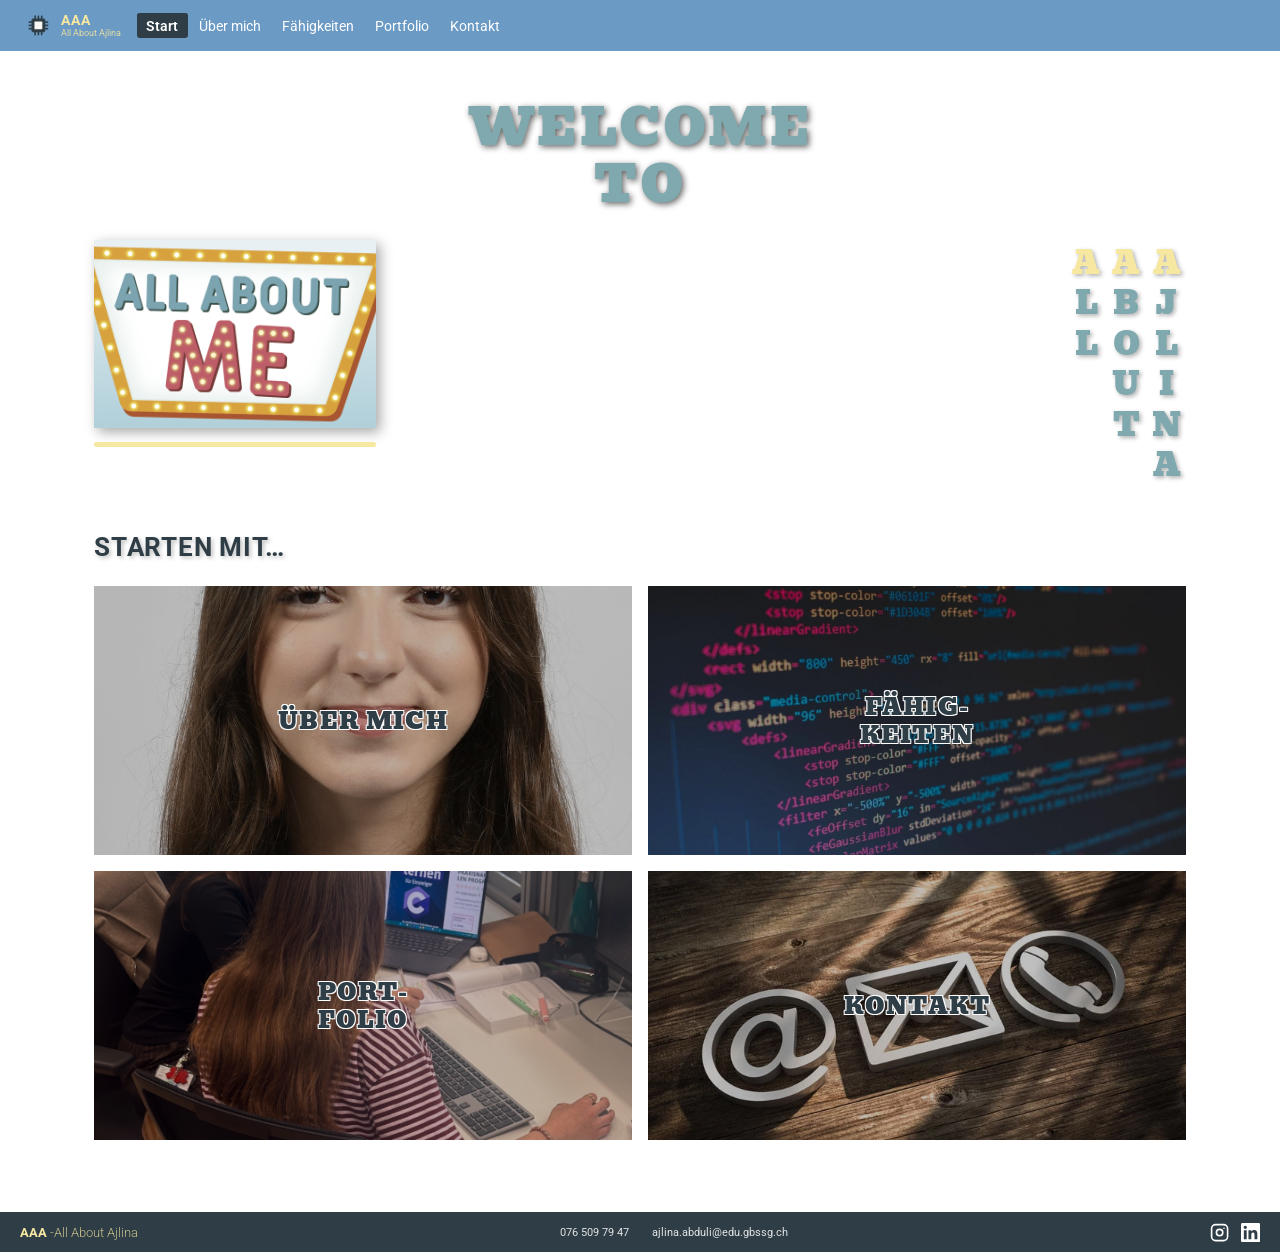
<file: index.html>
<!doctype html>
<html lang="de">
  <head>
    <meta charset="UTF-8" />
    <meta name="viewport" content="width=device-width, initial-scale=1.0" />
    <title>Start – All About Ajlina</title>
    <link rel="preconnect" href="https://fonts.googleapis.com" />
    <link rel="preconnect" href="https://fonts.gstatic.com" crossorigin />
    <link
      href="https://fonts.googleapis.com/css2?family=Bevan&family=Baloo+Chettan+2:wght@400;600&family=Roboto:wght@400;500;600;700;900&display=swap"
      rel="stylesheet"
    />
    <link rel="stylesheet" href="styles.css" />
  </head>
  <body>
    <!-- Svgs = KI-->
    <!--
    Checkbox-Trick für das Hamburger-Menü (kein JavaScript nötig):
    1. Versteckte Checkbox (#nav-toggle)
    2. Ein Label das wie ein Button aussieht (☰)
    3. Wenn man auf das Label klickt, wird die Checkbox aktiviert
    4. Im CSS: #nav-toggle:checked ~ .header .nav { display: flex; }
  -->
    <input type="checkbox" id="nav-toggle" />

    <header class="header">
      <!-- Logo -->
      <div class="logo">
        <div class="logo-icon">
          <svg
            viewBox="0 0 22 22"
            fill="none"
            xmlns="http://www.w3.org/2000/svg"
            aria-hidden="true"
          >
            <rect
              x="6"
              y="6"
              width="10"
              height="10"
              rx="1"
              fill="#2F3E46"
              stroke="#2F3E46"
              stroke-width="0.5"
            />
            <rect x="8" y="8" width="6" height="6" rx="0.5" fill="#F9F7F3" />
            <line
              x1="8.5"
              y1="6"
              x2="8.5"
              y2="3.5"
              stroke="#2F3E46"
              stroke-width="1.2"
            />
            <line
              x1="11"
              y1="6"
              x2="11"
              y2="3.5"
              stroke="#2F3E46"
              stroke-width="1.2"
            />
            <line
              x1="13.5"
              y1="6"
              x2="13.5"
              y2="3.5"
              stroke="#2F3E46"
              stroke-width="1.2"
            />
            <line
              x1="8.5"
              y1="16"
              x2="8.5"
              y2="18.5"
              stroke="#2F3E46"
              stroke-width="1.2"
            />
            <line
              x1="11"
              y1="16"
              x2="11"
              y2="18.5"
              stroke="#2F3E46"
              stroke-width="1.2"
            />
            <line
              x1="13.5"
              y1="16"
              x2="13.5"
              y2="18.5"
              stroke="#2F3E46"
              stroke-width="1.2"
            />
            <line
              x1="6"
              y1="8.5"
              x2="3.5"
              y2="8.5"
              stroke="#2F3E46"
              stroke-width="1.2"
            />
            <line
              x1="6"
              y1="11"
              x2="3.5"
              y2="11"
              stroke="#2F3E46"
              stroke-width="1.2"
            />
            <line
              x1="6"
              y1="13.5"
              x2="3.5"
              y2="13.5"
              stroke="#2F3E46"
              stroke-width="1.2"
            />
            <line
              x1="16"
              y1="8.5"
              x2="18.5"
              y2="8.5"
              stroke="#2F3E46"
              stroke-width="1.2"
            />
            <line
              x1="16"
              y1="11"
              x2="18.5"
              y2="11"
              stroke="#2F3E46"
              stroke-width="1.2"
            />
            <line
              x1="16"
              y1="13.5"
              x2="18.5"
              y2="13.5"
              stroke="#2F3E46"
              stroke-width="1.2"
            />
          </svg>
        </div>
        <div class="logo-text">
          <span class="logo-name">
            <span class="yellow">A</span><span class="yellow">A</span
            ><span class="yellow">A <br /></span>
          </span>
          <span class="logo-sub">All About Ajlina</span>
        </div>
      </div>

      <!-- Hamburger-Label (nur auf Handy sichtbar) -->
      <label
        class="hamburger-label"
        for="nav-toggle"
        aria-label="Navigation öffnen"
        >☰</label
      >

      <!-- Navigation -->
      <nav class="nav">
        <a href="index.html" class="active">Start</a>
        <a href="uebermich.html">Über mich</a>
        <a href="faehigkeiten.html">Fähigkeiten</a>
        <a href="portfolio.html">Portfolio</a>
        <a href="kontakt.html">Kontakt</a>
      </nav>
    </header>

    <div class="wrapper">
      <!-- Hero -->
      <section class="hero">
        <div class="welcome">WELCOME<br />TO</div>

        <div class="hero-cols">
          <div class="hero-img">
            <img
              src="bilder/about.png"
              alt="about"
              loading="lazy"
              width="220"
              height="145"
            />
            <div class="hero-line"></div>
          </div>

          <!-- Buchstaben-Raster: liest von oben nach unten -->
          <!-- aria-hidden = KI -->
          <div class="letters" aria-label="All About Ajlina">
            <span class="yellow">A</span><span class="yellow">A</span
            ><span class="yellow">A</span> <span class="teal">L</span
            ><span class="teal">B</span><span class="teal">J</span>
            <span class="teal">L</span><span class="teal">O</span
            ><span class="teal">L</span>
            <span class="teal letter--hidden" aria-hidden="true"></span
            ><span class="teal">U</span><span class="teal">I</span>
            <span class="teal letter--hidden" aria-hidden="true"></span
            ><span class="teal">T</span><span class="teal">N</span>
            <span class="teal letter--hidden" aria-hidden="true"></span
            ><span class="teal letter--hidden" aria-hidden="true"></span
            ><span class="teal">A</span>
          </div>
        </div>
      </section>

      <!-- Starten mit... -->
      <section class="start-section">
        <p class="start-title">Starten mit…</p>

        <div class="nav-cards">
          <a class="nav-card" href="uebermich.html">
            <img
              src="bilder/Ajlina.jpg"
              alt="Über mich"
              loading="lazy"
              width="220"
              height="110"
            />
            <div class="card-label">ÜBER MICH</div>
          </a>

          <a class="nav-card" href="faehigkeiten.html">
            <img
              src="bilder/programmieren.png"
              alt="Fähigkeiten"
              loading="lazy"
              width="220"
              height="110"
            />
            <div class="card-label">FÄHIG-<br />KEITEN</div>
          </a>

          <a class="nav-card" href="portfolio.html">
            <img
              src="bilder/team.png"
              alt="Portfolio"
              loading="lazy"
              width="220"
              height="110"
            />
            <div class="card-label">PORT-<br />FOLIO</div>
          </a>

          <a class="nav-card" href="kontakt.html">
            <img
              src="bilder/Kontakt.png"
              alt="Kontakt"
              loading="lazy"
              width="220"
              height="110"
            />
            <div class="card-label">KONTAKT</div>
          </a>
        </div>
      </section>
    </div>

    <footer class="footer">
      <div class="footer-left">
        <span class="footer-brand">
          <span class="yellow">A</span><span class="yellow">A</span
          ><span class="yellow">A</span>
          <span class="footer-sub">-All About Ajlina</span>
        </span>
      </div>
      <div class="footer-mid">
        <span>076 509 79 47 &emsp;&ensp; ajlina.abduli@edu.gbssg.ch</span>
      </div>
      <div class="footer-right">
        <a href="#" aria-label="Instagram">
          <svg
            class="footer-icon"
            viewBox="0 0 24 24"
            fill="none"
            stroke="#ffffff"
            stroke-width="2"
            stroke-linecap="round"
            stroke-linejoin="round"
          >
            <rect x="2" y="2" width="20" height="20" rx="5" ry="5" />
            <circle cx="12" cy="12" r="4" />
            <circle cx="17.5" cy="6.5" r="1" fill="#ffffff" stroke="none" />
          </svg>
        </a>
        <a href="#" aria-label="LinkedIn">
          <svg class="footer-icon linkedin" viewBox="0 0 24 24">
            <path
              d="M20.447 20.452h-3.554v-5.569c0-1.328-.027-3.037-1.852-3.037-1.853 0-2.136 1.445-2.136 2.939v5.667H9.351V9h3.414v1.561h.046c.477-.9 1.637-1.85 3.37-1.85 3.601 0 4.267 2.37 4.267 5.455v6.286zM5.337 7.433a2.062 2.062 0 0 1-2.063-2.065 2.064 2.064 0 1 1 2.063 2.065zm1.782 13.019H3.555V9h3.564v11.452zM22.225 0H1.771C.792 0 0 .774 0 1.729v20.542C0 23.227.792 24 1.771 24h20.451C23.2 24 24 23.227 24 22.271V1.729C24 .774 23.2 0 22.222 0h.003z"
            />
          </svg>
        </a>
      </div>
    </footer>
  </body>
</html>
</file>
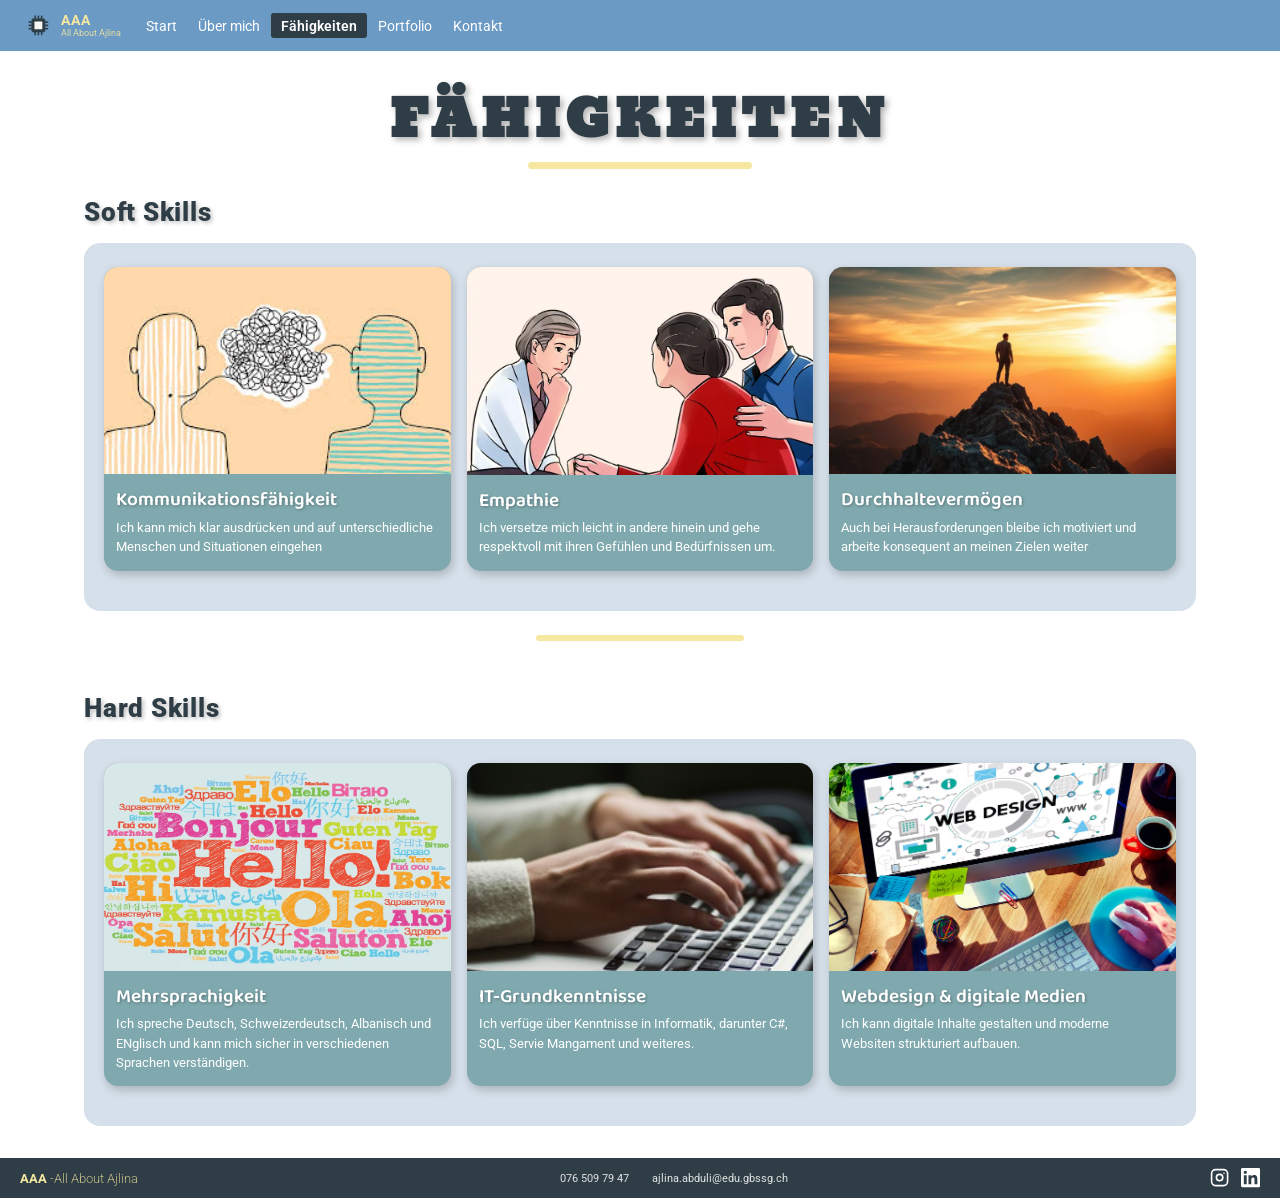
<file: faehigkeiten.html>
<!doctype html>
<html lang="de">
  <head>
    <meta charset="UTF-8" />
    <meta name="viewport" content="width=device-width, initial-scale=1.0" />
    <title>Fähigkeiten – All About Ajlina</title>
    <link rel="preconnect" href="https://fonts.googleapis.com" />
    <link rel="preconnect" href="https://fonts.gstatic.com" crossorigin />
    <link
      href="https://fonts.googleapis.com/css2?family=Bevan&family=Baloo+Chettan+2:wght@400;600&family=Roboto:wght@400;500;600;700;900&display=swap"
      rel="stylesheet"
    />
    <link rel="stylesheet" href="styles.css" />
  </head>
  <body>
    <input type="checkbox" id="nav-toggle" />

    <header class="header">
      <div class="logo">
        <div class="logo-icon">
          <!-- Svgs = KI-->
          <svg
            viewBox="0 0 22 22"
            fill="none"
            xmlns="http://www.w3.org/2000/svg"
            aria-hidden="true"
          >
            <rect
              x="6"
              y="6"
              width="10"
              height="10"
              rx="1"
              fill="#2F3E46"
              stroke="#2F3E46"
              stroke-width="0.5"
            />
            <rect x="8" y="8" width="6" height="6" rx="0.5" fill="#F9F7F3" />
            <line
              x1="8.5"
              y1="6"
              x2="8.5"
              y2="3.5"
              stroke="#2F3E46"
              stroke-width="1.2"
            />
            <line
              x1="11"
              y1="6"
              x2="11"
              y2="3.5"
              stroke="#2F3E46"
              stroke-width="1.2"
            />
            <line
              x1="13.5"
              y1="6"
              x2="13.5"
              y2="3.5"
              stroke="#2F3E46"
              stroke-width="1.2"
            />
            <line
              x1="8.5"
              y1="16"
              x2="8.5"
              y2="18.5"
              stroke="#2F3E46"
              stroke-width="1.2"
            />
            <line
              x1="11"
              y1="16"
              x2="11"
              y2="18.5"
              stroke="#2F3E46"
              stroke-width="1.2"
            />
            <line
              x1="13.5"
              y1="16"
              x2="13.5"
              y2="18.5"
              stroke="#2F3E46"
              stroke-width="1.2"
            />
            <line
              x1="6"
              y1="8.5"
              x2="3.5"
              y2="8.5"
              stroke="#2F3E46"
              stroke-width="1.2"
            />
            <line
              x1="6"
              y1="11"
              x2="3.5"
              y2="11"
              stroke="#2F3E46"
              stroke-width="1.2"
            />
            <line
              x1="6"
              y1="13.5"
              x2="3.5"
              y2="13.5"
              stroke="#2F3E46"
              stroke-width="1.2"
            />
            <line
              x1="16"
              y1="8.5"
              x2="18.5"
              y2="8.5"
              stroke="#2F3E46"
              stroke-width="1.2"
            />
            <line
              x1="16"
              y1="11"
              x2="18.5"
              y2="11"
              stroke="#2F3E46"
              stroke-width="1.2"
            />
            <line
              x1="16"
              y1="13.5"
              x2="18.5"
              y2="13.5"
              stroke="#2F3E46"
              stroke-width="1.2"
            />
          </svg>
        </div>
        <div class="logo-text">
          <span class="logo-name">
            <span class="yellow">A</span><span class="yellow">A</span
            ><span class="yellow">A <br /></span>
          </span>
          <span class="logo-sub">All About Ajlina</span>
        </div>
      </div>
      <label
        class="hamburger-label"
        for="nav-toggle"
        aria-label="Navigation öffnen"
        >☰</label
      >
      <nav class="nav">
        <a href="index.html">Start</a>
        <a href="uebermich.html">Über mich</a>
        <a href="faehigkeiten.html" class="active">Fähigkeiten</a>
        <a href="portfolio.html">Portfolio</a>
        <a href="kontakt.html">Kontakt</a>
      </nav>
    </header>

    <div class="wrapper">
      <div class="page-title">
        <h1>FÄHIGKEITEN</h1>
        <div class="title-line"></div>
      </div>

      <!-- Soft Skills -->
      <section class="skills-section">
        <h2 class="section-title">Soft Skills</h2>

        <div class="cards-wrap">
          <!-- Obere Reihe: 3 Karten -->
          <div class="cards-top">
            <div class="card">
              <img
                src="bilder/Kommunikation.png"
                alt="Kommunikation"
                loading="lazy"
                width="200"
                height="120"
              />
              <div class="card-body">
                <p class="card-name">Kommunikationsfähigkeit</p>
                <p class="card-text">
                  Ich kann mich klar ausdrücken und auf unterschiedliche
                  Menschen und Situationen eingehen
                </p>
              </div>
            </div>

            <div class="card">
              <img
                src="bilder/Empathie.png"
                alt="Empathie"
                loading="lazy"
                width="200"
                height="120"
              />
              <div class="card-body">
                <p class="card-name">Empathie</p>
                <p class="card-text">
                  Ich versetze mich leicht in andere hinein und gehe respektvoll
                  mit ihren Gefühlen und Bedürfnissen um.
                </p>
              </div>
            </div>

            <div class="card">
              <img
                src="bilder/Durchhalten.png"
                alt="Durchhaltevermögen"
                loading="lazy"
                width="200"
                height="120"
              />
              <div class="card-body">
                <p class="card-name">Durchhaltevermögen</p>
                <p class="card-text">
                  Auch bei Herausforderungen bleibe ich motiviert und arbeite
                  konsequent an meinen Zielen weiter
                </p>
              </div>
            </div>
          </div>
        </div>
      </section>

      <div class="divider"></div>

      <!-- Hard Skills -->
      <section class="skills-section">
        <h2 class="section-title">Hard Skills</h2>

        <div class="cards-wrap">
          <div class="cards-top">
            <div class="card">
              <img
                src="bilder/Merhsprachigkeit.png"
                alt="Mehrsprachigkeit"
                loading="lazy"
                width="200"
                height="120"
              />
              <div class="card-body">
                <p class="card-name">Mehrsprachigkeit</p>
                <p class="card-text">
                  Ich spreche Deutsch, Schweizerdeutsch, Albanisch und ENglisch
                  und kann mich sicher in verschiedenen Sprachen verständigen.
                </p>
              </div>
            </div>

            <div class="card">
              <img
                src="bilder/ITKentnisse.png"
                alt="IT-Grundkenntnisse"
                loading="lazy"
                width="200"
                height="120"
              />
              <div class="card-body">
                <p class="card-name">IT-Grundkenntnisse</p>
                <p class="card-text">
                  Ich verfüge über Kenntnisse in Informatik, darunter C#, SQL,
                  Servie Mangament und weiteres.
                </p>
              </div>
            </div>

            <div class="card">
              <img
                src="bilder/Webdesign.png"
                alt="Webdesign"
                loading="lazy"
                width="200"
                height="120"
              />
              <div class="card-body">
                <p class="card-name">Webdesign & digitale Medien</p>
                <p class="card-text">
                  Ich kann digitale Inhalte gestalten und moderne Websiten
                  strukturiert aufbauen.
                </p>
              </div>
            </div>
          </div>
        </div>
      </section>
    </div>

    <footer class="footer">
      <div class="footer-left">
        <span class="footer-brand">
          <span class="yellow">A</span><span class="yellow">A</span
          ><span class="yellow">A</span>
          <span class="footer-sub">-All About Ajlina</span>
        </span>
      </div>
      <div class="footer-mid">
        <span>076 509 79 47 &emsp;&ensp; ajlina.abduli@edu.gbssg.ch</span>
      </div>
      <div class="footer-right">
        <a href="#" aria-label="Instagram">
          <svg
            class="footer-icon"
            viewBox="0 0 24 24"
            fill="none"
            stroke="#ffffff"
            stroke-width="2"
            stroke-linecap="round"
            stroke-linejoin="round"
          >
            <rect x="2" y="2" width="20" height="20" rx="5" ry="5" />
            <circle cx="12" cy="12" r="4" />
            <circle cx="17.5" cy="6.5" r="1" fill="#ffffff" stroke="none" />
          </svg>
        </a>
        <a href="#" aria-label="LinkedIn">
          <svg class="footer-icon linkedin" viewBox="0 0 24 24">
            <path
              d="M20.447 20.452h-3.554v-5.569c0-1.328-.027-3.037-1.852-3.037-1.853 0-2.136 1.445-2.136 2.939v5.667H9.351V9h3.414v1.561h.046c.477-.9 1.637-1.85 3.37-1.85 3.601 0 4.267 2.37 4.267 5.455v6.286zM5.337 7.433a2.062 2.062 0 0 1-2.063-2.065 2.064 2.064 0 1 1 2.063 2.065zm1.782 13.019H3.555V9h3.564v11.452zM22.225 0H1.771C.792 0 0 .774 0 1.729v20.542C0 23.227.792 24 1.771 24h20.451C23.2 24 24 23.227 24 22.271V1.729C24 .774 23.2 0 22.222 0h.003z"
            />
          </svg>
        </a>
      </div>
    </footer>
  </body>
</html>
</file>
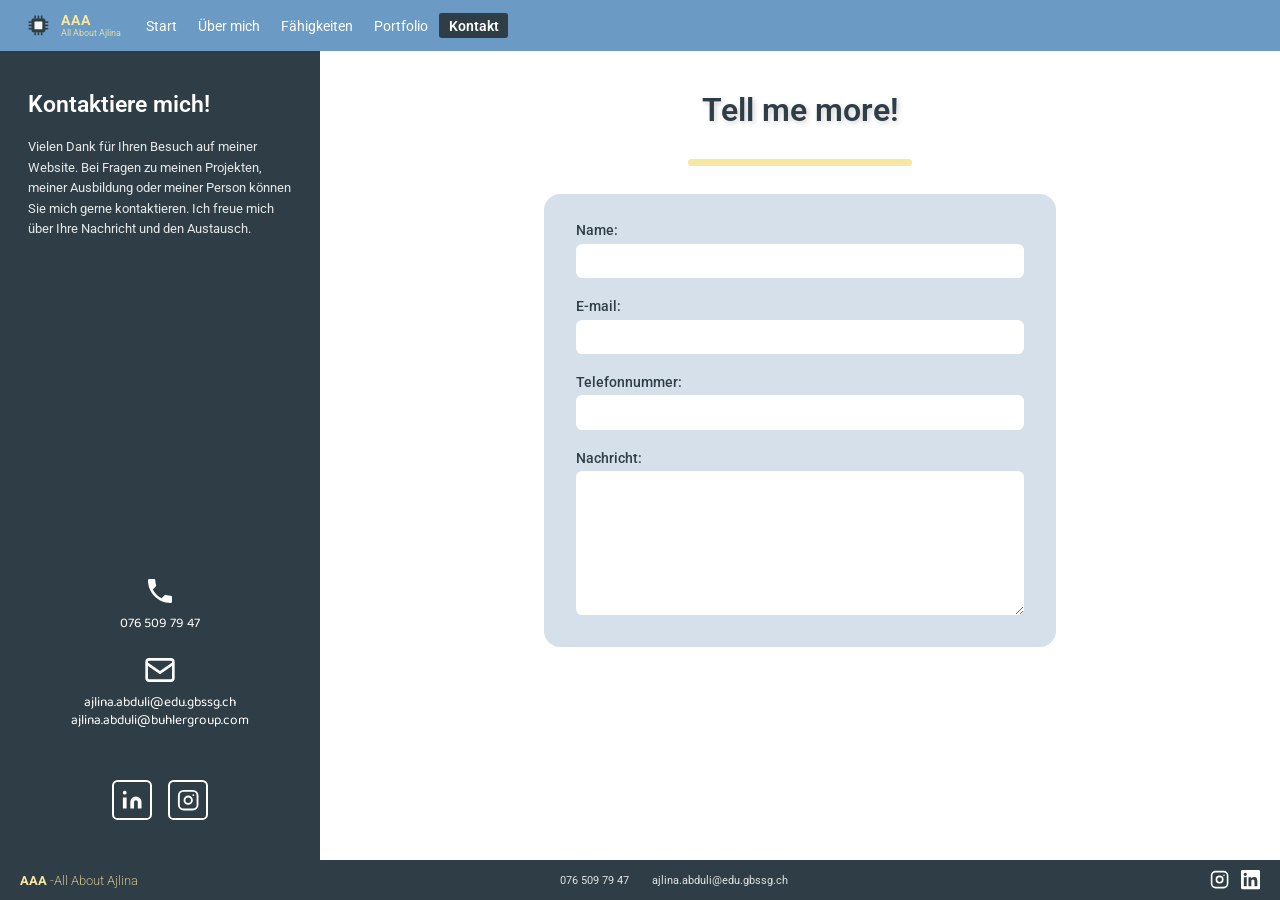
<file: kontakt.html>
<!doctype html>
<html lang="de">
  <head>
    <meta charset="UTF-8" />
    <meta name="viewport" content="width=device-width, initial-scale=1.0" />
    <title>Kontakt – All About Ajlina</title>
    <link rel="preconnect" href="https://fonts.googleapis.com" />
    <link rel="preconnect" href="https://fonts.gstatic.com" crossorigin />
    <link
      href="https://fonts.googleapis.com/css2?family=Bevan&family=Baloo+Chettan+2:wght@400;600&family=Roboto:wght@400;500;600;700;900&display=swap"
      rel="stylesheet"
    />
    <link rel="stylesheet" href="styles.css" />
  </head>

  <!-- body.kontakt → Footer bleibt unten (siehe CSS) -->
  <body class="kontakt">
    <input type="checkbox" id="nav-toggle" />

    <header class="header">
      <div class="logo">
        <div class="logo-icon">
          <!-- Svgs = KI-->
          <svg
            viewBox="0 0 22 22"
            fill="none"
            xmlns="http://www.w3.org/2000/svg"
            aria-hidden="true"
          >
            <rect
              x="6"
              y="6"
              width="10"
              height="10"
              rx="1"
              fill="#2F3E46"
              stroke="#2F3E46"
              stroke-width="0.5"
            />
            <rect x="8" y="8" width="6" height="6" rx="0.5" fill="#F9F7F3" />
            <line
              x1="8.5"
              y1="6"
              x2="8.5"
              y2="3.5"
              stroke="#2F3E46"
              stroke-width="1.2"
            />
            <line
              x1="11"
              y1="6"
              x2="11"
              y2="3.5"
              stroke="#2F3E46"
              stroke-width="1.2"
            />
            <line
              x1="13.5"
              y1="6"
              x2="13.5"
              y2="3.5"
              stroke="#2F3E46"
              stroke-width="1.2"
            />
            <line
              x1="8.5"
              y1="16"
              x2="8.5"
              y2="18.5"
              stroke="#2F3E46"
              stroke-width="1.2"
            />
            <line
              x1="11"
              y1="16"
              x2="11"
              y2="18.5"
              stroke="#2F3E46"
              stroke-width="1.2"
            />
            <line
              x1="13.5"
              y1="16"
              x2="13.5"
              y2="18.5"
              stroke="#2F3E46"
              stroke-width="1.2"
            />
            <line
              x1="6"
              y1="8.5"
              x2="3.5"
              y2="8.5"
              stroke="#2F3E46"
              stroke-width="1.2"
            />
            <line
              x1="6"
              y1="11"
              x2="3.5"
              y2="11"
              stroke="#2F3E46"
              stroke-width="1.2"
            />
            <line
              x1="6"
              y1="13.5"
              x2="3.5"
              y2="13.5"
              stroke="#2F3E46"
              stroke-width="1.2"
            />
            <line
              x1="16"
              y1="8.5"
              x2="18.5"
              y2="8.5"
              stroke="#2F3E46"
              stroke-width="1.2"
            />
            <line
              x1="16"
              y1="11"
              x2="18.5"
              y2="11"
              stroke="#2F3E46"
              stroke-width="1.2"
            />
            <line
              x1="16"
              y1="13.5"
              x2="18.5"
              y2="13.5"
              stroke="#2F3E46"
              stroke-width="1.2"
            />
          </svg>
        </div>
        <div class="logo-text">
          <span class="logo-name">
            <span class="yellow">A</span><span class="yellow">A</span
            ><span class="yellow">A <br /></span>
          </span>
          <span class="logo-sub">All About Ajlina</span>
        </div>
      </div>
      <label
        class="hamburger-label"
        for="nav-toggle"
        aria-label="Navigation öffnen"
        >☰</label
      >
      <nav class="nav">
        <a href="index.html">Start</a>
        <a href="uebermich.html">Über mich</a>
        <a href="faehigkeiten.html">Fähigkeiten</a>
        <a href="portfolio.html">Portfolio</a>
        <a href="kontakt.html" class="active">Kontakt</a>
      </nav>
    </header>

    <!-- Sidebar + Formular nebeneinander -->
    <div class="contact-wrap">
      <!-- Linke dunkle Sidebar -->
      <aside class="sidebar">
        <h2>Kontaktiere mich!</h2>
        <p>
          Vielen Dank für Ihren Besuch auf meiner Website. Bei Fragen zu meinen
          Projekten, meiner Ausbildung oder meiner Person können Sie mich gerne
          kontaktieren. Ich freue mich über Ihre Nachricht und den Austausch.
        </p>

        <div class="contact-info">
          <!-- Telefon -->
          <div class="contact-item">
            <div class="contact-icon">
              <svg
                viewBox="0 0 24 24"
                fill="none"
                xmlns="http://www.w3.org/2000/svg"
              >
                <path
                  d="M6.62 10.79a15.053 15.053 0 006.59 6.59l2.2-2.2a1 1 0 011.01-.24c1.12.37 2.33.57 3.58.57a1 1 0 011 1V20a1 1 0 01-1 1C10.61 21 3 13.39 3 4a1 1 0 011-1h3.5a1 1 0 011 1c0 1.25.2 2.45.57 3.58a1 1 0 01-.25 1.01l-2.2 2.2z"
                  fill="white"
                />
              </svg>
            </div>
            <span>076 509 79 47</span>
          </div>

          <!-- E-Mail -->
          <div class="contact-item">
            <div class="contact-icon">
              <svg
                viewBox="0 0 24 24"
                fill="none"
                xmlns="http://www.w3.org/2000/svg"
              >
                <rect
                  x="2"
                  y="4"
                  width="20"
                  height="16"
                  rx="2"
                  stroke="white"
                  stroke-width="2"
                />
                <path
                  d="M2 7l10 7 10-7"
                  stroke="white"
                  stroke-width="2"
                  stroke-linejoin="round"
                />
              </svg>
            </div>
            <span
              >ajlina.abduli@edu.gbssg.ch<br />ajlina.abduli@buhlergroup.com</span
            >
          </div>

          <!-- Social Icons -->
          <div class="socials">
            <div class="social">
              <svg viewBox="0 0 24 24" fill="white">
                <path
                  d="M16 8a6 6 0 016 6v7h-4v-7a2 2 0 00-2-2 2 2 0 00-2 2v7h-4v-7a6 6 0 016-6zM2 9h4v12H2z"
                />
                <circle cx="4" cy="4" r="2" />
              </svg>
            </div>
            <div class="social">
              <svg
                viewBox="0 0 24 24"
                fill="none"
                stroke="white"
                stroke-width="2"
                stroke-linecap="round"
                stroke-linejoin="round"
              >
                <rect x="2" y="2" width="20" height="20" rx="5" ry="5" />
                <circle cx="12" cy="12" r="4" />
                <circle cx="17.5" cy="6.5" r="1" fill="white" stroke="none" />
              </svg>
            </div>
          </div>
        </div>
      </aside>

      <!-- Rechts: Kontaktformular -->
      <main class="form-wrap">
        <h1>Tell me more!</h1>
        <div class="title-line"></div>

        <div class="form-inner">
          <div class="field">
            <label for="name">Name:</label>
            <input type="text" name="name" autocomplete="name" />
          </div>

          <div class="field">
            <label for="email">E-mail:</label>
            <input type="email" name="email" autocomplete="email" />
          </div>

          <div class="field">
            <label for="tel">Telefonnummer:</label>
            <input type="tel" name="tel" autocomplete="tel" />
          </div>

          <div class="field">
            <label for="nachricht">Nachricht:</label>
            <textarea name="nachricht"></textarea>
          </div>
        </div>
      </main>
    </div>

    <footer class="footer">
      <div class="footer-left">
        <span class="footer-brand">
          <span class="yellow">A</span><span class="yellow">A</span
          ><span class="yellow">A</span>
          <span class="footer-sub">-All About Ajlina</span>
        </span>
      </div>
      <div class="footer-mid">
        <span>076 509 79 47 &emsp;&ensp; ajlina.abduli@edu.gbssg.ch</span>
      </div>
      <div class="footer-right">
        <a href="#" aria-label="Instagram">
          <svg
            class="footer-icon"
            viewBox="0 0 24 24"
            fill="none"
            stroke="#ffffff"
            stroke-width="2"
            stroke-linecap="round"
            stroke-linejoin="round"
          >
            <rect x="2" y="2" width="20" height="20" rx="5" ry="5" />
            <circle cx="12" cy="12" r="4" />
            <circle cx="17.5" cy="6.5" r="1" fill="#ffffff" stroke="none" />
          </svg>
        </a>
        <a href="#" aria-label="LinkedIn">
          <svg class="footer-icon linkedin" viewBox="0 0 24 24">
            <path
              d="M20.447 20.452h-3.554v-5.569c0-1.328-.027-3.037-1.852-3.037-1.853 0-2.136 1.445-2.136 2.939v5.667H9.351V9h3.414v1.561h.046c.477-.9 1.637-1.85 3.37-1.85 3.601 0 4.267 2.37 4.267 5.455v6.286zM5.337 7.433a2.062 2.062 0 0 1-2.063-2.065 2.064 2.064 0 1 1 2.063 2.065zm1.782 13.019H3.555V9h3.564v11.452zM22.225 0H1.771C.792 0 0 .774 0 1.729v20.542C0 23.227.792 24 1.771 24h20.451C23.2 24 24 23.227 24 22.271V1.729C24 .774 23.2 0 22.222 0h.003z"
            />
          </svg>
        </a>
      </div>
    </footer>
  </body>
</html>
</file>
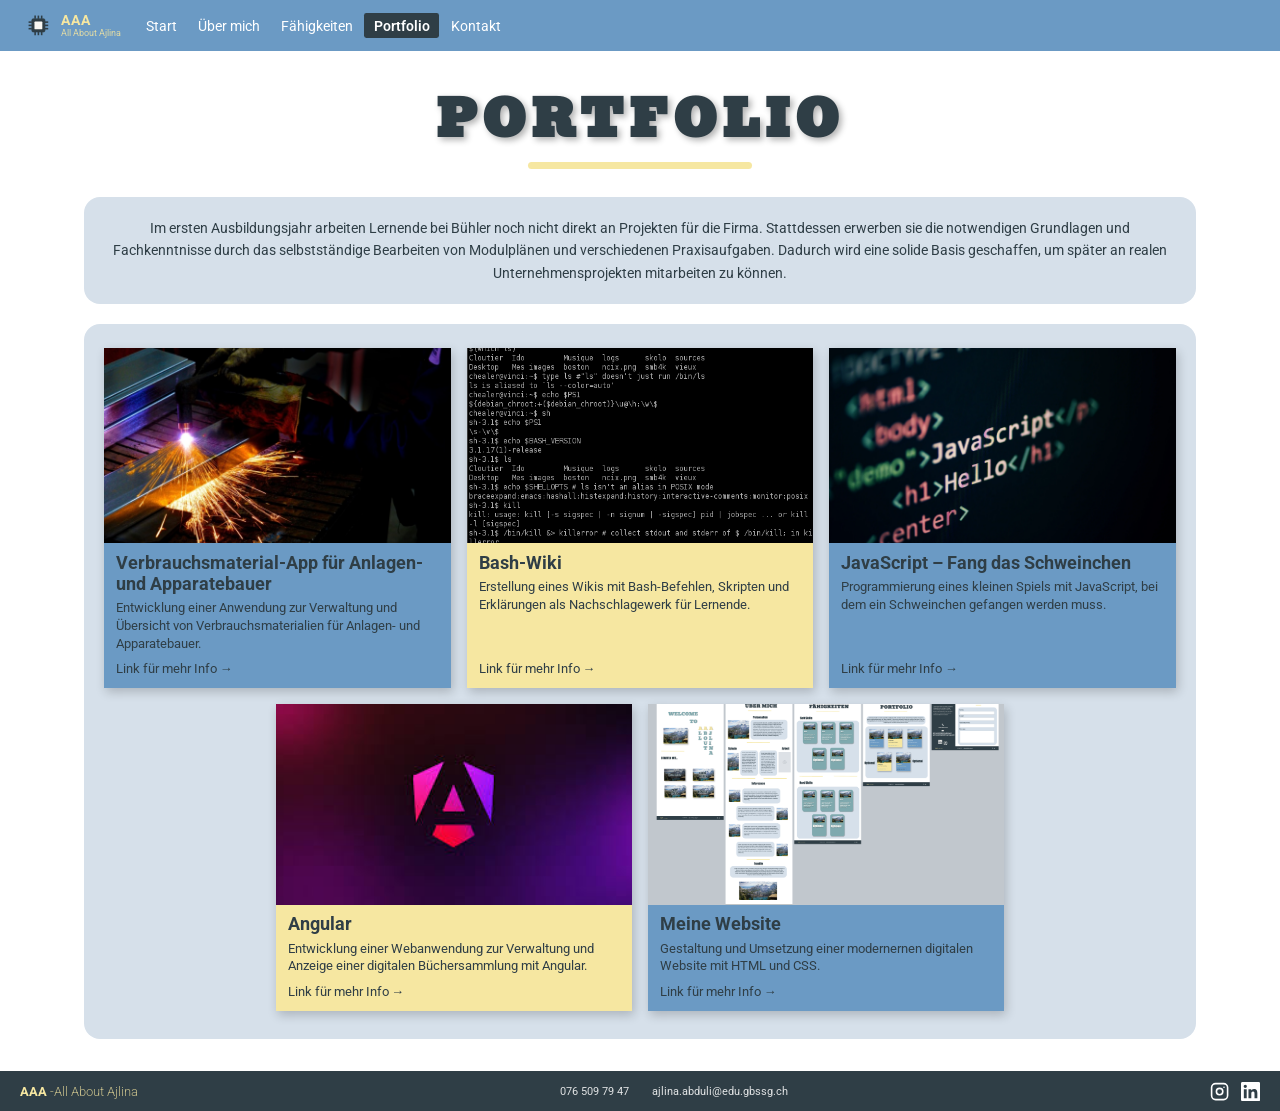
<file: portfolio.html>
<!doctype html>
<html lang="de">
  <head>
    <meta charset="UTF-8" />
    <meta name="viewport" content="width=device-width, initial-scale=1.0" />
    <title>Portfolio – All About Ajlina</title>
    <link rel="preconnect" href="https://fonts.googleapis.com" />
    <link rel="preconnect" href="https://fonts.gstatic.com" crossorigin />
    <link
      href="https://fonts.googleapis.com/css2?family=Bevan&family=Baloo+Chettan+2:wght@400;600&family=Roboto:wght@400;500;600;700;900&display=swap"
      rel="stylesheet"
    />
    <link rel="stylesheet" href="styles.css" />
  </head>
  <body>
    <input type="checkbox" id="nav-toggle" />

    <header class="header">
      <div class="logo">
        <div class="logo-icon">
          <!-- Svgs = KI-->
          <svg
            viewBox="0 0 22 22"
            fill="none"
            xmlns="http://www.w3.org/2000/svg"
            aria-hidden="true"
          >
            <rect
              x="6"
              y="6"
              width="10"
              height="10"
              rx="1"
              fill="#2F3E46"
              stroke="#2F3E46"
              stroke-width="0.5"
            />
            <rect x="8" y="8" width="6" height="6" rx="0.5" fill="#F9F7F3" />
            <line
              x1="8.5"
              y1="6"
              x2="8.5"
              y2="3.5"
              stroke="#2F3E46"
              stroke-width="1.2"
            />
            <line
              x1="11"
              y1="6"
              x2="11"
              y2="3.5"
              stroke="#2F3E46"
              stroke-width="1.2"
            />
            <line
              x1="13.5"
              y1="6"
              x2="13.5"
              y2="3.5"
              stroke="#2F3E46"
              stroke-width="1.2"
            />
            <line
              x1="8.5"
              y1="16"
              x2="8.5"
              y2="18.5"
              stroke="#2F3E46"
              stroke-width="1.2"
            />
            <line
              x1="11"
              y1="16"
              x2="11"
              y2="18.5"
              stroke="#2F3E46"
              stroke-width="1.2"
            />
            <line
              x1="13.5"
              y1="16"
              x2="13.5"
              y2="18.5"
              stroke="#2F3E46"
              stroke-width="1.2"
            />
            <line
              x1="6"
              y1="8.5"
              x2="3.5"
              y2="8.5"
              stroke="#2F3E46"
              stroke-width="1.2"
            />
            <line
              x1="6"
              y1="11"
              x2="3.5"
              y2="11"
              stroke="#2F3E46"
              stroke-width="1.2"
            />
            <line
              x1="6"
              y1="13.5"
              x2="3.5"
              y2="13.5"
              stroke="#2F3E46"
              stroke-width="1.2"
            />
            <line
              x1="16"
              y1="8.5"
              x2="18.5"
              y2="8.5"
              stroke="#2F3E46"
              stroke-width="1.2"
            />
            <line
              x1="16"
              y1="11"
              x2="18.5"
              y2="11"
              stroke="#2F3E46"
              stroke-width="1.2"
            />
            <line
              x1="16"
              y1="13.5"
              x2="18.5"
              y2="13.5"
              stroke="#2F3E46"
              stroke-width="1.2"
            />
          </svg>
        </div>
        <div class="logo-text">
          <span class="logo-name">
            <span class="yellow">A</span><span class="yellow">A</span
            ><span class="yellow">A <br /></span>
          </span>
          <span class="logo-sub">All About Ajlina</span>
        </div>
      </div>
      <label
        class="hamburger-label"
        for="nav-toggle"
        aria-label="Navigation öffnen"
        >☰</label
      >
      <nav class="nav">
        <a href="index.html">Start</a>
        <a href="uebermich.html">Über mich</a>
        <a href="faehigkeiten.html">Fähigkeiten</a>
        <a href="portfolio.html" class="active">Portfolio</a>
        <a href="kontakt.html">Kontakt</a>
      </nav>
    </header>

    <div class="wrapper">
      <div class="page-title">
        <h1>PORTFOLIO</h1>
        <div class="title-line"></div>
      </div>

      <div class="intro-box">
        Im ersten Ausbildungsjahr arbeiten Lernende bei Bühler noch nicht direkt
        an Projekten für die Firma. Stattdessen erwerben sie die notwendigen
        Grundlagen und Fachkenntnisse durch das selbstständige Bearbeiten von
        Modulplänen und verschiedenen Praxisaufgaben. Dadurch wird eine solide
        Basis geschaffen, um später an realen Unternehmensprojekten mitarbeiten
        zu können.
      </div>

      <section class="projects-wrap">
        <!-- Obere Reihe: 3 Karten -->
        <div class="projects-top">
          <article class="project bg-blue">
            <img
              src="bilder/AAbau.png"
              alt="Verbrauchsmaterial-App für Anlagen- und Apparatebauer"
              loading="lazy"
              width="200"
              height="130"
            />
            <div class="project-body">
              <p class="project-name">
                Verbrauchsmaterial-App für Anlagen- und Apparatebauer
              </p>
              <p class="project-desc">
                Entwicklung einer Anwendung zur Verwaltung und Übersicht von
                Verbrauchsmaterialien für Anlagen- und Apparatebauer.
              </p>
              <a class="project-link" href="#">Link für mehr Info</a>
            </div>
          </article>

          <article class="project bg-yellow">
            <img
              src="bilder/Bashwiki.png"
              alt="Bash-Wiki"
              loading="lazy"
              width="200"
              height="130"
            />
            <div class="project-body">
              <p class="project-name">Bash-Wiki</p>
              <p class="project-desc">
                Erstellung eines Wikis mit Bash-Befehlen, Skripten und
                Erklärungen als Nachschlagewerk für Lernende.
              </p>
              <a class="project-link" href="#">Link für mehr Info</a>
            </div>
          </article>

          <article class="project bg-blue">
            <img
              src="bilder/Javascript.png"
              alt="Javascript"
              loading="lazy"
              width="200"
              height="130"
            />
            <div class="project-body">
              <p class="project-name">JavaScript – Fang das Schweinchen</p>
              <p class="project-desc">
                Programmierung eines kleinen Spiels mit JavaScript, bei dem ein
                Schweinchen gefangen werden muss.
              </p>
              <a class="project-link" href="#">Link für mehr Info</a>
            </div>
          </article>
        </div>

        <!-- Untere Reihe: 2 Karten zentriert -->
        <div class="projects-bottom">
          <article class="project bg-yellow">
            <img
              src="bilder/Angular.png"
              alt="Angular"
              loading="lazy"
              width="200"
              height="130"
            />
            <div class="project-body">
              <p class="project-name">Angular</p>
              <p class="project-desc">
                Entwicklung einer Webanwendung zur Verwaltung und Anzeige einer
                digitalen Büchersammlung mit Angular.
              </p>
              <a class="project-link" href="#">Link für mehr Info</a>
            </div>
          </article>

          <article class="project bg-blue">
            <img
              src="bilder/Projekt.png"
              alt="Html/CSS Projekt"
              loading="lazy"
              width="200"
              height="130"
            />
            <div class="project-body">
              <p class="project-name">Meine Website</p>
              <p class="project-desc">
                Gestaltung und Umsetzung einer modernernen digitalen Website mit
                HTML und CSS.
              </p>
              <a class="project-link" href="#">Link für mehr Info</a>
            </div>
          </article>
        </div>
      </section>
    </div>

    <footer class="footer">
      <div class="footer-left">
        <span class="footer-brand">
          <span class="yellow">A</span><span class="yellow">A</span
          ><span class="yellow">A</span>
          <span class="footer-sub">-All About Ajlina</span>
        </span>
      </div>
      <div class="footer-mid">
        <span>076 509 79 47 &emsp;&ensp; ajlina.abduli@edu.gbssg.ch</span>
      </div>
      <div class="footer-right">
        <a href="#" aria-label="Instagram">
          <svg
            class="footer-icon"
            viewBox="0 0 24 24"
            fill="none"
            stroke="#ffffff"
            stroke-width="2"
            stroke-linecap="round"
            stroke-linejoin="round"
          >
            <rect x="2" y="2" width="20" height="20" rx="5" ry="5" />
            <circle cx="12" cy="12" r="4" />
            <circle cx="17.5" cy="6.5" r="1" fill="#ffffff" stroke="none" />
          </svg>
        </a>
        <a href="#" aria-label="LinkedIn">
          <svg class="footer-icon linkedin" viewBox="0 0 24 24">
            <path
              d="M20.447 20.452h-3.554v-5.569c0-1.328-.027-3.037-1.852-3.037-1.853 0-2.136 1.445-2.136 2.939v5.667H9.351V9h3.414v1.561h.046c.477-.9 1.637-1.85 3.37-1.85 3.601 0 4.267 2.37 4.267 5.455v6.286zM5.337 7.433a2.062 2.062 0 0 1-2.063-2.065 2.064 2.064 0 1 1 2.063 2.065zm1.782 13.019H3.555V9h3.564v11.452zM22.225 0H1.771C.792 0 0 .774 0 1.729v20.542C0 23.227.792 24 1.771 24h20.451C23.2 24 24 23.227 24 22.271V1.729C24 .774 23.2 0 22.222 0h.003z"
            />
          </svg>
        </a>
      </div>
    </footer>
  </body>
</html>
</file>
<file: styles.css>
/* Für die Grössen mit rem und weiteres teilweise KI benutzt als hilfe*/
/* -------------------------------------------
   FARBEN
   ------------------------------------------- */
:root {
  --teal:    #7FA9AE;
  --blue:    #6B9AC4;
  --yellow:  #F6E7A1;
  --light:   #D6E0EA;
  --dark:    #2F3E46;
  --white:   #ffffff;
}

.yellow { color: var(--yellow); }
.teal { color: var(--teal);   }

* {
  box-sizing: border-box;
  margin: 0;
  padding: 0;
}

body {
  font-family: 'Roboto', sans-serif;
  background: var(--white);
  color: var(--dark);
}


/* -------------------------------------------
   HEADER
   ------------------------------------------- */
.header {
  background: var(--blue);
  height: 3.2rem;
  display: flex;
  align-items: center;
  padding: 0 1.5rem;
  gap: 0.75rem;
  position: sticky;
  top: 0;
  z-index: 100;
}


/* -------------------------------------------
   LOGO
   ------------------------------------------- */
.logo {
  display: flex;
  align-items: center;
  gap: 0.5rem;
  flex-shrink: 0;
}

.logo-icon {
  width: 1.8rem;
  height: 1.8rem;
}

.logo-icon svg {
  width: 100%;
  height: 100%;
}

.logo-text {
  display: flex;
  flex-direction: column;
  line-height: 1.1;
}

.logo-name {
  font-family: 'Roboto', sans-serif;
  font-weight: 700;
  font-size: 0.9rem;
  letter-spacing: 0.07em;
  color: var(--yellow);
}

.logo-sub {
  font-size: 0.58rem;
  opacity: 0.85;
  color: var(--yellow);
}


/* -------------------------------------------
   NAVIGATION (Desktop)
   ------------------------------------------- */
.nav {
  display: flex;
  align-items: center;
  gap: 0.1rem;
  margin-left: 0.25rem;
}

.nav a {
  font-size: 0.85rem;
  text-decoration: none;
  color: var(--white);
  padding: 0.3rem 0.6rem;
  border-radius: 0.15rem;
}

.nav a.active {
  background: var(--dark);
  font-weight: 600;
}

.nav a:hover {
  background: rgba(255, 255, 255, 0.2);
}

.nav a.active:hover {
  background: rgba(255, 255, 255, 0.35);
}


/* -------------------------------------------
   HAMBURGER-MENÜ (nur Mobile)
   ------------------------------------------- */
#nav-toggle {
  display: none;
}

/* Hamburger-Button (☰) – nur im Header sichtbar auf Mobile */
.hamburger-label {
  display: none;
  margin-left: auto;
  cursor: pointer;
  font-size: 1.4rem;
  color: var(--white);
  padding: 0 0.25rem;
  user-select: none;
  line-height: 1;
  pointer-events: auto;
}


/* -------------------------------------------
   WRAPPER
   ------------------------------------------- */
.wrapper {
  width: 90%;
  max-width: 75rem;
  margin: 0 auto;
  padding-bottom: 2rem;
  min-height: calc(100vh - 3.2rem - 2.5rem);
}


/* -------------------------------------------
   SEITENTITEL
   ------------------------------------------- */
.page-title {
  text-align: center;
  padding: 2.5rem 1.25rem 0;
}

.page-title h1 {
  font-family: 'Bevan', serif;
  font-size: clamp(2.2rem, 4vw, 3.8rem);
  letter-spacing: 0.12em;
  line-height: 1.1;
  text-shadow: 3px 3px 6px rgba(0, 0, 0, 0.3);
}

.title-line {
  width: 14rem;
  height: 7px;
  border-radius: 4px;
  background: var(--yellow);
  margin: 0.875rem auto 0;
}


/* -------------------------------------------
   ABSCHNITTS-ÜBERSCHRIFT
   ------------------------------------------- */
.section-title {
  font-family: 'Roboto', sans-serif;
  font-weight: 900;
  font-size: clamp(1.1rem, 2vw, 1.6rem);
  letter-spacing: 0.03em;
  text-shadow: 2px 2px 4px rgba(0, 0, 0, 0.25);
}

.section-title.center {
  text-align: center;
}

.divider {
  width: 13rem;
  height: 6px;
  background: var(--yellow);
  border-radius: 4px;
  margin: 1.5rem auto;
}


/* -------------------------------------------
   TEXTBOX
   ------------------------------------------- */
.textbox {
  background: var(--light);
  border-radius: 0.875rem;
  padding: 0.875rem 1rem;
  font-weight: 600;
  font-size: clamp(0.78rem, 1.1vw, 0.93rem);
  line-height: 1.6;
  flex: 1;
}


/* -------------------------------------------
   ABSCHNITT + BILD-TEXT LAYOUT
   ------------------------------------------- */
.section {
  padding: 0 1.25rem;
}

.section.top {
  padding-top: 2rem;
}

.row {
  display: flex;
  gap: 1rem;
  align-items: flex-start;
}

.row.flip {
  flex-direction: row-reverse;
}

/* Alle Bilder in .row skalieren proportional */
.row img {
  object-fit: cover;
  border-radius: 0.25rem;
  flex-shrink: 0;
}


/* -------------------------------------------
   ÜBER MICH – Bilder (alle proportional skalierend)
   ------------------------------------------- */
.img-person {
  width: clamp(8rem, 12vw, 11rem);
  height: auto;
  object-fit: contain;
}

.row img.img-person {
  object-fit: contain;
}

.img-school {
  width: clamp(7rem, 9vw, 10rem);
  height: auto;
  aspect-ratio: 3 / 4;
  object-fit: contain;
}

.school-row-desktop .img-school {
  width: 12rem;
  flex: 0 0 13rem;
}

.img-interest {
  width: clamp(8rem, 11vw, 11rem);
  height: auto;
  aspect-ratio: 4 / 3;
  object-fit: cover;
}

/* Familienbild */
.img-family {
  width: 100%;
  height: 100%;
  object-fit: cover;
  border-radius: 0.25rem;
  margin-top: 1rem;
  display: block;
}

/* Schule/Arbeit Kopfzeile */
.school-head {
  display: flex;
  justify-content: space-between;
  margin-bottom: 0.875rem;
}

/* Zwei Textboxen nebeneinander */
.two-boxes {
  display: flex;
  flex: 1;
  gap: 0.75rem;
  min-width: 0;
}


/* Video-Box: passt sich dem Layout an */
.video-box {
  flex-shrink: 0;
  width: clamp(10rem, 18vw, 18rem);
  aspect-ratio: 9 / 16;
  background: #000;
  border-radius: 0.875rem;
  overflow: hidden;
  display: flex;
  align-items: center;
  justify-content: center;
}

.video-box video {
  width: 100%;
  height: 100%;
  object-fit: cover;
  border-radius: 0.875rem;
}

/* Interessen-Liste */
.interest-list {
  list-style: none;
  display: flex;
  flex-direction: column;
  gap: 1rem;
  margin-top: 1.25rem;
}


/* -------------------------------------------
   FÄHIGKEITEN – Skill-Karten
   ------------------------------------------- */
.skills-section {
  padding: 1.75rem 1.25rem 0;
}

.cards-wrap {
  background: var(--light);
  border-radius: 1rem;
  padding: 1.5rem 1.25rem;
  margin-top: 1rem;
}

.cards-top {
  display: grid;
  grid-template-columns: repeat(3, 1fr);
  gap: 1rem;
  margin-bottom: 1rem;
}

.cards-bottom {
  display: grid;
  grid-template-columns: repeat(2, 1fr);
  gap: 1rem;
  max-width: 66%;
  margin: 0 auto;
}

.card {
  background: var(--teal);
  border-radius: 0.875rem;
  overflow: hidden;
  display: flex;
  flex-direction: column;
  box-shadow: 2px 4px 10px rgba(0, 0, 0, 0.2);
}

.card img {
  width: 100%;
  height: auto;
  aspect-ratio: 5 / 3;
  object-fit: cover;
  display: block;
}

.card-body {
  padding: 0.625rem 0.75rem 0.875rem;
  flex: 1;
}

.card-name {
  font-family: 'Baloo Chettan 2', cursive;
  font-weight: 600;
  font-size: clamp(0.9rem, 1.5vw, 1.2rem);
  color: var(--white);
  margin-bottom: 0.3rem;
  text-shadow: 1px 1px 3px rgba(0, 0, 0, 0.3);
  word-break: break-word;
  overflow-wrap: break-word;
}

.card-text {
  font-size: clamp(0.72rem, 1vw, 0.88rem);
  color: var(--white);
  line-height: 1.5;
  word-break: break-word;
  overflow-wrap: break-word;
}


/* -------------------------------------------
   PORTFOLIO – Projekt-Karten
   ------------------------------------------- */
.intro-box {
  background: var(--light);
  border-radius: 1rem;
  padding: 1.25rem 1.5rem;
  margin: 1.75rem 1.25rem 0;
  font-size: clamp(0.8rem, 1.1vw, 0.95rem);
  line-height: 1.6;
  text-align: center;
}

.projects-wrap {
  background: var(--light);
  border-radius: 1rem;
  padding: 1.5rem 1.25rem 1.75rem;
  margin: 1.25rem 1.25rem 0;
}

.projects-top {
  display: grid;
  grid-template-columns: repeat(3, 1fr);
  gap: 1rem;
  margin-bottom: 1rem;
}

.projects-bottom {
  display: grid;
  grid-template-columns: repeat(2, 1fr);
  gap: 1rem;
  max-width: 68%;
  margin: 0 auto;
}

.project {
  display: flex;
  flex-direction: column;
  overflow: hidden;
  box-shadow: 2px 4px 10px rgba(0, 0, 0, 0.2);
}

.project img {
  width: 100%;
  height: auto;
  aspect-ratio: 16 / 9;
  object-fit: cover;
  display: block;
}

.project-body {
  padding: 0.6rem 0.75rem 0.75rem;
  flex: 1;
  display: flex;
  flex-direction: column;
  gap: 0.25rem;
}

.project-name {
  font-weight: 700;
  font-size: clamp(0.9rem, 1.4vw, 1.1rem);
  line-height: 1.2;
}

.project-desc {
  font-size: clamp(0.72rem, 1vw, 0.85rem);
  line-height: 1.4;
  flex: 1;
}

.project-link {
  font-size: clamp(0.72rem, 1vw, 0.85rem);
  color: var(--dark);
  text-decoration: none;
  margin-top: 0.3rem;
}

.project-link:hover {
  text-decoration: underline;
}

.project-link::after {
  content: ' →';
}

.bg-blue   { background: var(--blue); }
.bg-yellow { background: var(--yellow); }


/* -------------------------------------------
   STARTSEITE – Hero
   ------------------------------------------- */
.hero {
  padding: 3rem 1.875rem 1.5rem;
}

.welcome {
  text-align: center;
  font-family: 'Bevan', serif;
  font-size: clamp(2.2rem, 4vw, 3.5rem);
  line-height: 1.1;
  color: var(--teal);
  text-shadow: 2px 2px 6px rgba(0, 0, 0, 0.612);
  letter-spacing: 0.05em;
  margin-bottom: 1.75rem;
}

.hero-cols {
  display: flex;
  align-items: flex-start;
  gap: 1rem;
}

.hero-img {
  flex-shrink: 0;
}

.hero-img img {
  width: clamp(12rem, 22vw, 22rem);
  height: auto;
  aspect-ratio: 3 / 2;
  object-fit: cover;
  display: block;
  box-shadow: 4px 4px 12px rgba(0, 0, 0, 0.35);
}

.hero-line {
  width: 100%;
  height: 5px;
  background: var(--yellow);
  border-radius: 4px;
  margin-top: 0.875rem;
}

.letters {
  display: grid;
  grid-template-columns: repeat(3, clamp(2rem, 3vw, 3rem));
  grid-template-rows: repeat(6, clamp(2rem, 3vw, 3rem));
  gap: 2px;
  margin-left: auto;
  padding-top: 0.25rem;
}

.letters span {
  font-family: 'Bevan', serif;
  font-size: clamp(1.5rem, 2.5vw, 2.5rem);
  line-height: 1;
  display: flex;
  align-items: center;
  justify-content: center;
  text-shadow: 2px 2px 4px rgba(0, 0, 0, 0.3);
}


/* -------------------------------------------
   STARTSEITE – "Starten mit…" Karten
   ------------------------------------------- */
.start-section {
  padding: 1.5rem 1.875rem 2.5rem;
}

.start-title {
  font-family: 'Roboto', sans-serif;
  font-weight: 700;
  font-size: clamp(1.1rem, 2vw, 1.6rem);
  letter-spacing: 0.03em;
  margin-bottom: 1.5rem;
  text-transform: uppercase;
  text-shadow: 2px 2px 4px rgba(0, 0, 0, 0.25);
}

.nav-cards {
  display: grid;
  grid-template-columns: 1fr 1fr;
  gap: 1rem;
}

.nav-card {
  position: relative;
  overflow: hidden;
  cursor: pointer;
  display: block;
  text-decoration: none;
}

.nav-card img {
  width: 100%;
  height: auto;
  aspect-ratio: 2 / 1;
  object-fit: cover;
  display: block;
  box-shadow: 3px 3px 10px rgba(0, 0, 0, 0.35);
  filter: brightness(0.75);
}

.nav-card:hover img {
  filter: brightness(0.9);
}

/* Karten-Label (Overlay-Text auf den Startseiten-Karten) */
.nav-card .card-label {
  position: absolute;
  inset: 0;
  display: flex;
  align-items: center;
  justify-content: center;
  text-align: center;
  font-family: 'Bevan', serif;
  font-size: clamp(1rem, 1.8vw, 1.5rem);
  color: var(--dark);
  text-shadow: 1px 1px 0 #fff, -1px -1px 0 #fff, 1px -1px 0 #fff, -1px 1px 0 #fff;
  letter-spacing: 0.05em;
  line-height: 1.2;
  padding: 0.5rem;
  pointer-events: none;
  cursor: default;
  user-select: none;
}


/* -------------------------------------------
   KONTAKT-SEITE
   ------------------------------------------- */
body.kontakt {
  min-height: 100vh;
  display: flex;
  flex-direction: column;
}

body.kontakt .footer {
  margin-top: auto;
}

.contact-wrap {
  flex: 1;
  display: flex;
}

.sidebar {
  background: var(--dark);
  color: var(--white);
  width: clamp(14rem, 28%, 20rem);
  min-width: 13rem;
  padding: 2.5rem 1.75rem;
  display: flex;
  flex-direction: column;
  flex-shrink: 0;
}

.sidebar h2 {
  font-size: clamp(1.1rem, 1.8vw, 1.5rem);
  font-weight: 600;
  margin-bottom: 1.2rem;
}

.sidebar p {
  font-size: clamp(0.78rem, 1vw, 0.9rem);
  line-height: 1.6;
  color: rgba(255, 255, 255, 0.88);
  margin-bottom: 2.5rem;
}

.contact-info {
  display: flex;
  flex-direction: column;
  gap: 1.4rem;
  margin-top: auto;
  padding-top: 1rem;
}

.contact-item {
  display: flex;
  flex-direction: column;
  align-items: center;
  gap: 0.4rem;
  text-align: center;
}

.contact-icon {
  width: 2rem;
  height: 2rem;
}

.contact-icon svg {
  width: 100%;
  height: 100%;
}

.contact-item span {
  font-family: 'Baloo Chettan 2', cursive;
  font-size: 0.85rem;
  line-height: 1.35;
}

.socials {
  display: flex;
  gap: 1rem;
  justify-content: center;
  margin-top: 1.8rem;
}

.social {
  width: 2.5rem;
  height: 2.5rem;
  display: flex;
  align-items: center;
  justify-content: center;
  border: 2px solid var(--white);
  border-radius: 0.35rem;
}

.social svg {
  width: 1.4rem;
  height: 1.4rem;
}

/* Rechts: Formular */
.form-wrap {
  flex: 1;
  padding: 2.5rem 2.5rem 2.5rem;
  display: flex;
  flex-direction: column;
  align-items: center;
}

.form-wrap h1 {
  font-size: clamp(1.6rem, 2.5vw, 2.2rem);
  font-weight: 600;
  text-align: center;
  text-shadow: 2px 2px 5px rgba(0, 0, 0, 0.18);
  margin-bottom: 1rem;
}

.form-wrap .title-line {
  margin-bottom: 1.75rem;
}

.form-inner {
  background: var(--light);
  border-radius: 1rem;
  padding: 1.75rem 2rem 2rem;
  width: 100%;
  max-width: 32rem;
}

.field {
  display: flex;
  flex-direction: column;
  gap: 0.35rem;
  margin-bottom: 1.25rem;
}

.field:last-child {
  margin-bottom: 0;
}

.field label {
  font-weight: 500;
  font-size: clamp(0.82rem, 1.1vw, 0.95rem);
}

.field input,
.field textarea {
  width: 100%;
  background: var(--white);
  border: none;
  border-radius: 0.4rem;
  padding: 0.6rem 0.75rem;
  font-family: 'Roboto', sans-serif;
  font-size: clamp(0.82rem, 1vw, 0.9rem);
  color: var(--dark);
  outline: none;
}

.field input:focus,
.field textarea:focus {
  box-shadow: 0 0 0 2px var(--teal);
}

.field textarea {
  min-height: 9rem;
  resize: vertical;
}


/* -------------------------------------------
   FOOTER
   ------------------------------------------- */
.footer {
  background: var(--dark);
  color: var(--white);
  min-height: 2.5rem;
  display: flex;
  align-items: center;
  justify-content: space-between;
  padding: 0 1.25rem;
  font-size: 0.7rem;
}

.footer-left {
  display: flex;
  flex-direction: column;
  gap: 0.1rem;
}

.footer-brand {
  color: var(--yellow);
  font-weight: 700;
  font-size: 0.8rem;
}

.footer-sub {
  font-weight: 300;
  opacity: 0.75;
}

.footer-mid {
  display: flex;
  flex-direction: column;
  align-items: center;
  gap: 0.1rem;
  opacity: 0.85;
}

.footer-right {
  display: flex;
  align-items: center;
  gap: 0.75rem;
}

.footer-icon {
  width: 1.2rem;
  height: 1.2rem;
  display: block;
  fill: none;
}

.footer-icon.linkedin {
  fill: white;
}


/* -------------------------------------------
   SCHULE / ARBEIT DESKTOP / MOBILE
   ------------------------------------------- */
.school-mobile-wrap {
  display: none;
}

.school-row-desktop {
  display: flex;
  gap: 1rem;
  align-items: flex-start;
}

/* play button placeholder */
.play {
  width: 0;
  height: 0;
  border-top: 0.75rem solid transparent;
  border-bottom: 0.75rem solid transparent;
  border-left: 1.25rem solid var(--teal);
  margin-left: 0.2rem;
}


/* -------------------------------------------
   AUSGELAGERTE INLINE-STYLES
   ------------------------------------------- */
.row--spaced,
.textbox--spaced {
  margin-top: 1rem;
}

.video-box--mobile {
  width: 100%;
  aspect-ratio: 16 / 9;
  height: auto;
}

.letter--hidden {
  visibility: hidden;
}


/* -------------------------------------------
   RESPONSIVE – Tablet (601px – 900px)
   ------------------------------------------- */
@media (min-width: 601px) and (max-width: 900px) {

  .wrapper {
    width: 92%;
  }

  .hamburger-label {
    display: block;
  }

  .nav {
    display: none;
    position: absolute;
    top: 3.2rem;
    left: 0;
    right: 0;
    background: var(--blue);
    flex-direction: column;
    align-items: flex-start;
    padding: 0.5rem 1rem;
    gap: 0;
    z-index: 99;
  }

  #nav-toggle:checked ~ .header .nav {
    display: flex;
  }

  .nav a {
    padding: 0.5rem 0;
    width: 100%;
  }

  /* Auf Tablet: Schule/Arbeit Desktop-Layout ausblenden, Mobile einblenden */
  .school-row-desktop { display: none !important; }
  .school-head { display: none; }
  .school-mobile-wrap {
    display: flex;
    flex-direction: column;
    gap: 1.25rem;
  }
  .school-block {
    display: flex;
    flex-direction: column;
    gap: 0.75rem;
  }
  .school-block-title {
    font-family: 'Roboto', sans-serif;
    font-weight: 900;
    font-size: 1.1rem;
    letter-spacing: 0.03em;
    text-shadow: 2px 2px 4px rgba(0, 0, 0, 0.25);
  }
  .img-school {
    width: clamp(6rem, 20vw, 12rem);
    aspect-ratio: 3 / 4;
  }

  /* Über mich Bilder auf Tablet */
  .img-person  { width: clamp(8rem, 16vw, 12rem); }
  .img-interest{ width: clamp(8rem, 14vw, 11rem); }

  /* Video auf Tablet */
  .video-box--mobile {
    width: 100%;
    aspect-ratio: 16 / 9;
  }

  /* Fähigkeiten: 2 Spalten statt 3 */
  .cards-top { grid-template-columns: repeat(2, 1fr); }
  .cards-bottom { max-width: 100%; grid-template-columns: repeat(2, 1fr); }

  /* Portfolio: 2 Spalten */
  .projects-top    { grid-template-columns: repeat(2, 1fr); }
  .projects-bottom { max-width: 100%; grid-template-columns: repeat(2, 1fr); }

  /* Startseite: Buchstaben-Raster etwas kleiner */
  .letters {
    grid-template-columns: repeat(3, clamp(1.8rem, 2.5vw, 2.5rem));
    grid-template-rows:    repeat(6, clamp(1.8rem, 2.5vw, 2.5rem));
  }

  /* Startseite Nav-Karten: 2 Spalten bleibt */
  .nav-card img {
    aspect-ratio: 2 / 1;
  }

  /* Kontakt: Sidebar schmaler */
  .sidebar { width: clamp(12rem, 30%, 16rem); }
}


/* -------------------------------------------
   RESPONSIVE – Handy (unter 600px)
   ------------------------------------------- */
@media (max-width: 600px) {

  .wrapper {
    width: 94%;
  }

  .hamburger-label {
    display: block;
  }

  .nav {
    display: none;
    position: absolute;
    top: 3.2rem;
    left: 0;
    right: 0;
    background: var(--blue);
    flex-direction: column;
    align-items: flex-start;
    padding: 0.5rem 1rem;
    gap: 0;
    z-index: 99;
  }

  #nav-toggle:checked ~ .header .nav {
    display: flex;
  }

  .nav a {
    padding: 0.5rem 0;
    width: 100%;
  }

  /* Über mich: alles untereinander */
  .two-boxes { flex-direction: column; }
  .row,
  .row.flip  { flex-direction: column; }

  /* Bilder auf Mobile: volle Breite, proportional */
  .img-person,
  .img-interest {
    width: 100%;
    aspect-ratio: 4 / 3;
  }

  .img-person {
    height: auto;
    aspect-ratio: auto;
    object-fit: contain;
  }

  /* Schule/Arbeit: Desktop-Version ausblenden, Mobile einblenden */
  .school-row-desktop { display: none !important; }
  .school-head { display: none; }
  .school-mobile-wrap {
    display: flex;
    flex-direction: column;
    gap: 1.25rem;
  }
  .school-block {
    display: flex;
    flex-direction: column;
    gap: 0.75rem;
  }
  .school-block-title {
    font-family: 'Roboto', sans-serif;
    font-weight: 900;
    font-size: 1.1rem;
    letter-spacing: 0.03em;
    text-shadow: 2px 2px 4px rgba(0, 0, 0, 0.25);
  }
  .img-school {
    width: 100%;
    aspect-ratio: 16 / 9;
  }

  /* Video auf Mobile */
  .video-box--mobile {
    width: 100%;
    aspect-ratio: 16 / 9;
    height: auto;
  }

  /* Fähigkeiten: auf Handy 2 Spalten */
  .cards-top { grid-template-columns: 1fr 1fr; }
  .cards-bottom { max-width: 100%; }

  /* Portfolio */
  .projects-top    { grid-template-columns: 1fr 1fr; }
  .projects-bottom { max-width: 100%; }

  /* Startseite: Hero untereinander */
  .hero-cols {
    flex-direction: column;
  }
  .hero-img img {
    width: 100%;
    aspect-ratio: 3 / 2;
  }
  .hero-line {
    width: 100%;
  }
  .letters {
    margin: 1rem auto 0;
    grid-template-columns: repeat(3, clamp(2.5rem, 12vw, 4rem));
    grid-template-rows: repeat(6, clamp(2.5rem, 12vw, 4rem));
  }
  .letters span {
    font-size: clamp(1.8rem, 9vw, 3rem);
  }

  /* Startseite Nav-Karten */
  .nav-card img {
    aspect-ratio: 2 / 1;
  }

  /* Kontakt */
  .contact-wrap { flex-direction: column; }
  .sidebar { width: 100%; min-width: unset; }
  .contact-info { flex-direction: row; flex-wrap: wrap; justify-content: center; }
}

@media (max-width: 400px) {
  .cards-top { grid-template-columns: 1fr 1fr; }
}

@media (max-width: 380px) {
  .projects-top { grid-template-columns: 1fr; }
}


/* mit KI oft aufgeräumt */
</file>
